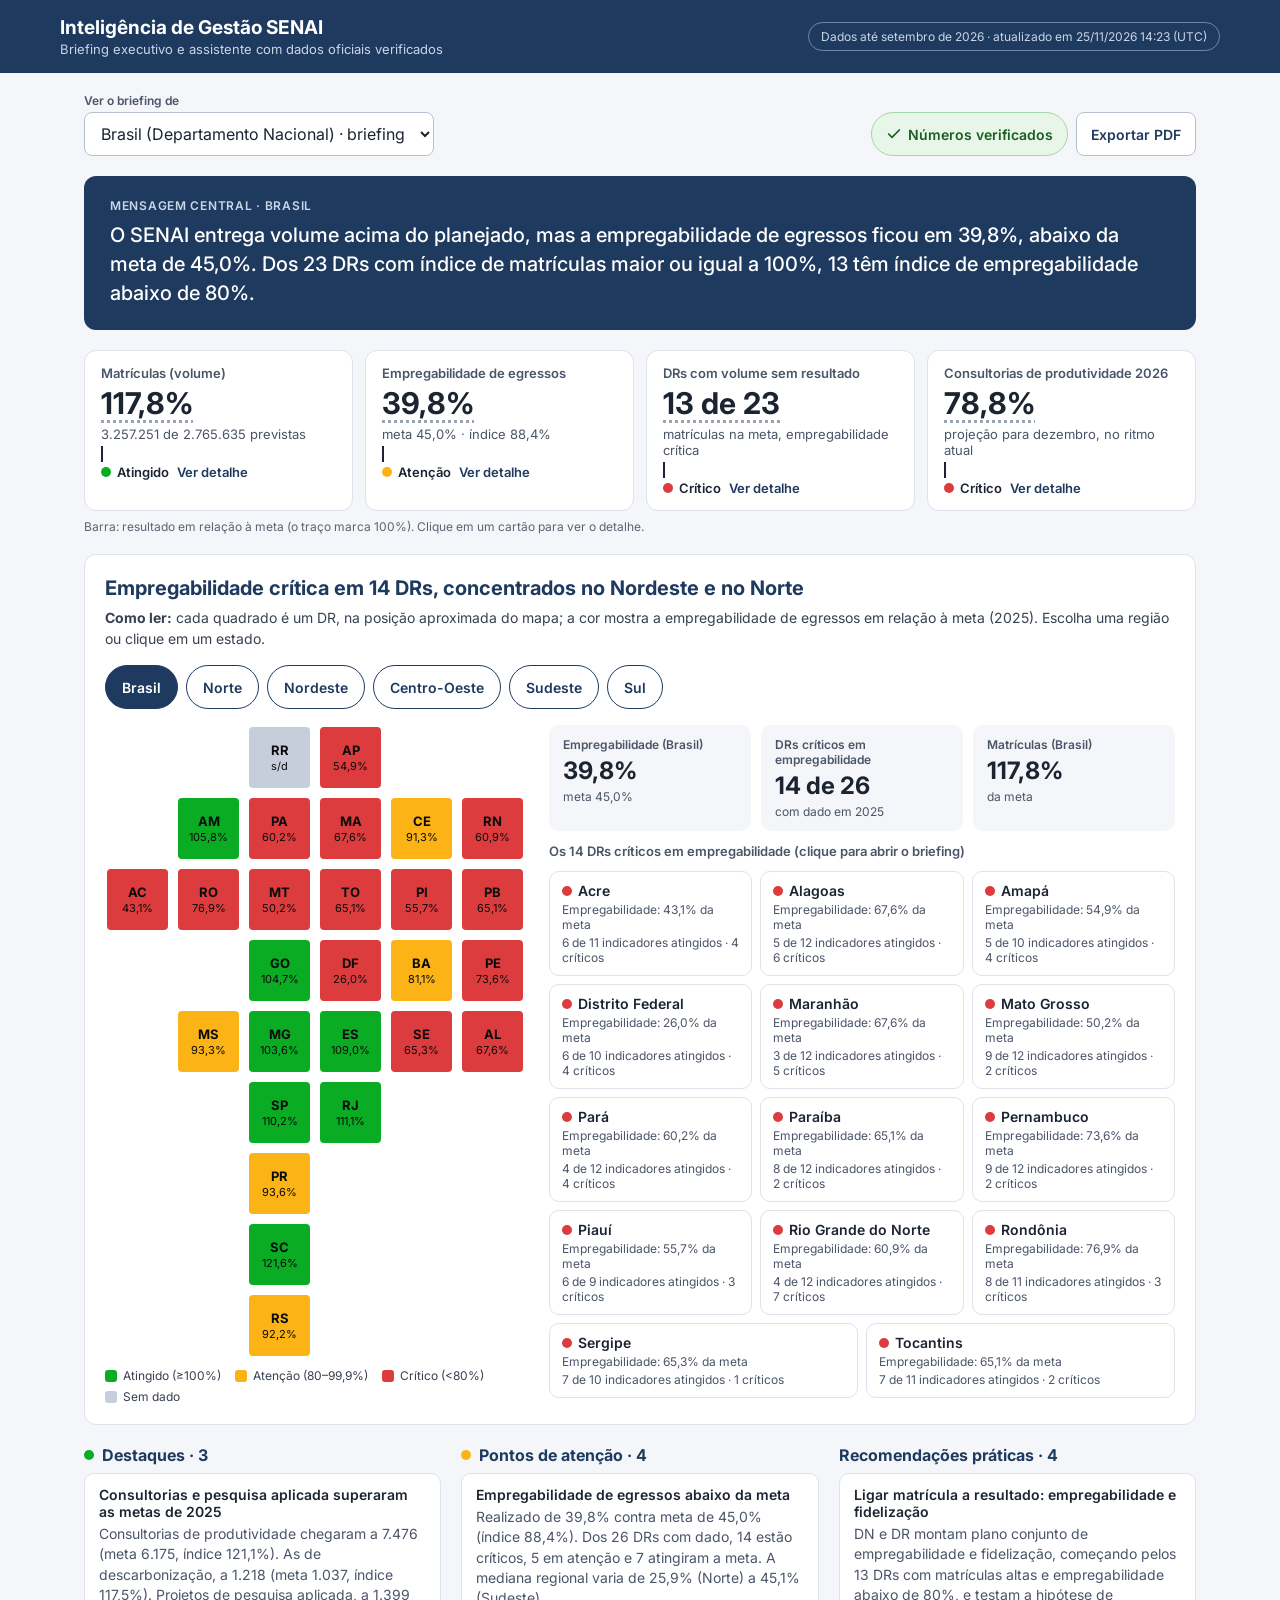
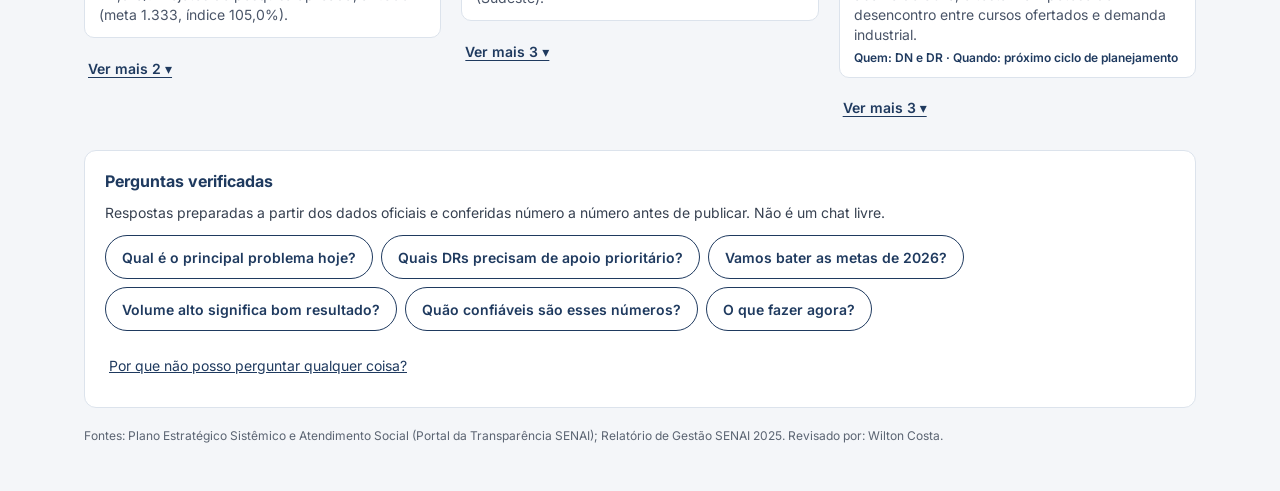
<file: site/index.html>
<!doctype html>
<html lang="pt-BR">
<head>
  <meta charset="utf-8">
  <meta name="viewport" content="width=device-width, initial-scale=1">
  <title>Briefing executivo SENAI</title>
  <link rel="preconnect" href="https://fonts.googleapis.com">
  <link rel="preconnect" href="https://fonts.gstatic.com" crossorigin>
  <link href="https://fonts.googleapis.com/css2?family=Inter:wght@400;500;600;700&display=swap" rel="stylesheet">
  <link rel="stylesheet" href="styles.css">
</head>
<body>
  <header class="topo">
    <div class="topo-int">
      <div>
        <h1 class="topo-titulo">Inteligência de Gestão SENAI</h1>
        <div class="topo-sub">Briefing executivo e assistente com dados oficiais verificados</div>
      </div>
      <div id="selo-dados" class="selo-dados" hidden></div>
    </div>
  </header>

  <main>
    <div class="barra">
      <div class="barra-esq">
        <button type="button" id="voltar" class="btn" hidden>← Brasil</button>
        <div class="campo">
          <label for="escopo">Ver o briefing de</label>
          <select id="escopo"></select>
        </div>
      </div>
      <div class="barra-dir">
        <button type="button" id="btn-selo" class="btn btn-selo" aria-expanded="false" aria-controls="confianca">
          <svg aria-hidden="true" width="16" height="16" viewBox="0 0 24 24" fill="none" stroke="#1B5E20" stroke-width="2.5" stroke-linecap="round" stroke-linejoin="round"><path d="M20 6L9 17l-5-5"></path></svg>Números verificados
        </button>
        <a id="exportar" class="btn" hidden>Exportar PDF</a>
      </div>
    </div>

    <section id="confianca" class="cartao confianca" aria-labelledby="confianca-titulo" hidden>
      <h2 id="confianca-titulo">Por que você pode confiar nestes números</h2>
      <div class="confianca-pontos">
        <div><strong>1. Dados oficiais.</strong> Coletados do Portal da Transparência (27 DRs e DN)<span id="confianca-coleta"></span>.</div>
        <div><strong>2. Conferência dupla.</strong> Números nacionais confirmados no Relatório de Gestão 2025 (12 de 12).</div>
        <div><strong>3. A IA só redige.</strong> Usa apenas fatos conferidos; não calcula nem pesquisa fora.</div>
        <div><strong>4. Verificação e revisão.</strong> Todo número é checado na fonte e um analista revisa.</div>
      </div>
      <p id="confianca-verificacao" class="confianca-verificacao" hidden></p>
    </section>

    <section id="estado" class="cartao estado" role="status" aria-live="polite"></section>

    <div id="conteudo" hidden>
      <div id="briefing-topo"></div>

      <section class="kpis-sec" aria-label="Indicadores-chave">
        <div id="kpis" class="kpis"></div>
        <div id="detalhe" class="detalhe" hidden tabindex="-1"></div>
        <div class="legenda-kpi">Barra: resultado em relação à meta (o traço marca 100%). Clique em um cartão para ver o detalhe.</div>
      </section>

      <section id="visao-br" class="cartao visao-br" hidden></section>
      <section id="visao-dr" class="cartao visao-dr" hidden></section>

      <div id="briefing-blocos" class="briefing"></div>

      <section id="perguntas" class="cartao perguntas" aria-labelledby="perguntas-titulo">
        <h2 id="perguntas-titulo">Perguntas verificadas</h2>
        <p class="perguntas-sub">Respostas preparadas a partir dos dados oficiais e conferidas número a número antes de publicar. Não é um chat livre.</p>
        <div id="perguntas-corpo"></div>
        <button type="button" id="btn-porque" class="btn-link perguntas-porque" aria-expanded="false" aria-controls="perguntas-explica">Por que não posso perguntar qualquer coisa?</button>
        <div id="perguntas-explica" class="perguntas-explica" hidden>
          <p>Um assistente livre pode inventar números. Aqui:</p>
          <ol>
            <li>a IA recebe somente os indicadores oficiais calculados pelo sistema;</li>
            <li>cada frase cita o fato de origem;</li>
            <li>um verificador confere todo número contra a fonte e descarta a resposta se não bater;</li>
            <li>uma pessoa revisa antes de publicar.</li>
          </ol>
          <p>Por isso o conjunto de perguntas é fechado e auditável.</p>
        </div>
      </section>
    </div>

    <footer id="rodape" class="rodape">Fontes: Plano Estratégico Sistêmico e Atendimento Social (Portal da Transparência SENAI); Relatório de Gestão SENAI 2025.</footer>
  </main>

  <script src="app.js"></script>
</body>
</html>
</file>
<file: site/styles.css>
/* Briefing executivo SENAI — reproduz docs/prototipo/prototipo_aprovado.dc.html */
:root {
  --marinho: #1F3A5F;
  --marinho-escuro: #142840;
  --texto: #1B2430;
  --texto-2: #374151;
  --texto-3: #4A5568;
  --texto-mudo: #5B6472; /* #6B7280 do protótipo escurecido para AA sobre #F4F6F9 */
  --fundo: #F4F6F9;
  --borda: #DCE3EC;
  --borda-forte: #B8C2CF;
  --trilho: #E7EBF0;
  --linha: #EEF1F5;
  --atingido: #0aac23;
  --atencao: #fbb315;
  --critico: #dc3c3d;
  --sem-dado: #C5CEDA;
  --neutro: #9AA5B4;
  --verde-fundo: #E8F5E9;
  --verde-borda: #A5D6A7;
  --verde-texto: #1B5E20;
}

* { box-sizing: border-box; }
body { margin: 0; background: var(--fundo); font-family: Inter, system-ui, sans-serif; color: var(--texto); }
a { color: var(--marinho); }
a:hover { color: var(--marinho-escuro); }
button, select, input { font-family: inherit; }
[hidden] { display: none !important; }
.sr-only { position: absolute; width: 1px; height: 1px; overflow: hidden; clip: rect(0 0 0 0); white-space: nowrap; }

:focus-visible { outline: 3px solid var(--marinho); outline-offset: 2px; }
header :focus-visible, .msg-central :focus-visible { outline-color: #FFFFFF; }

/* Cabeçalho */
.topo { background: var(--marinho); color: #FFFFFF; padding: 16px 24px; }
.topo-int { max-width: 1160px; margin: 0 auto; display: flex; flex-wrap: wrap; gap: 12px; align-items: center; justify-content: space-between; }
.topo-titulo { font-size: 19px; font-weight: 700; margin: 0; }
.topo-sub { font-size: 13px; color: #C9D6E6; margin-top: 2px; }
.selo-dados { font-size: 12px; color: #C9D6E6; border: 1px solid #6F88A8; border-radius: 999px; padding: 6px 12px; }

main { max-width: 1160px; margin: 0 auto; padding: 20px 24px 48px; display: flex; flex-direction: column; gap: 20px; }

/* Barra de ferramentas */
.barra { display: flex; flex-wrap: wrap; gap: 12px; align-items: flex-end; justify-content: space-between; }
.barra-esq { display: flex; flex-wrap: wrap; gap: 10px; align-items: flex-end; }
.barra-dir { display: flex; gap: 8px; flex-wrap: wrap; }
.campo { display: flex; flex-direction: column; gap: 4px; }
.campo label { font-size: 12px; font-weight: 600; color: var(--texto-3); }
.campo select { font-size: 16px; padding: 10px 12px; border: 1px solid var(--borda-forte); border-radius: 8px; background: #FFFFFF; color: var(--texto); min-width: 260px; min-height: 44px; }
.btn { font-size: 14px; font-weight: 600; background: #FFFFFF; color: var(--marinho); border: 1px solid var(--borda-forte); border-radius: 8px; padding: 10px 14px; min-height: 44px; cursor: pointer; text-decoration: none; display: inline-flex; align-items: center; }
.btn:hover { background: #F7F9FC; color: var(--marinho-escuro); }
.btn-selo { background: var(--verde-fundo); color: var(--verde-texto); border-color: var(--verde-borda); border-radius: 999px; gap: 6px; }
.btn-selo:hover { background: #DDF0DF; color: var(--verde-texto); }
.btn-primario { background: var(--marinho); color: #FFFFFF; border-color: var(--marinho); }
.btn-primario:hover { background: var(--marinho-escuro); color: #FFFFFF; }

/* Painéis genéricos */
.cartao { background: #FFFFFF; border: 1px solid var(--borda); border-radius: 12px; padding: 20px; }
.confianca { border-color: var(--verde-borda); padding: 18px 22px; display: flex; flex-direction: column; gap: 12px; }
.confianca h2 { margin: 0; font-size: 16px; font-weight: 700; color: var(--verde-texto); }
.confianca-pontos { display: flex; flex-wrap: wrap; gap: 14px; font-size: 14px; line-height: 1.45; color: var(--texto-2); }
.confianca-pontos > div { flex: 1 1 220px; }
.confianca-verificacao { margin: 0; font-size: 13px; line-height: 1.45; color: var(--texto-2); border-top: 1px solid var(--verde-borda); padding-top: 10px; }

.estado { font-size: 16px; color: var(--texto-2); padding: 28px; display: flex; flex-direction: column; gap: 14px; align-items: flex-start; }
.estado-erro { border-color: #E3B4B4; }
.aviso { font-size: 16px; color: var(--texto-2); padding: 22px 26px; }

#conteudo { display: flex; flex-direction: column; gap: 20px; }

/* Mensagem central */
.msg-central { background: var(--marinho); color: #FFFFFF; border-radius: 12px; padding: 22px 26px; display: flex; flex-direction: column; gap: 8px; }
.msg-central-rot { font-size: 12px; font-weight: 600; letter-spacing: 0.06em; text-transform: uppercase; color: #C9D6E6; }
.msg-central p { margin: 0; font-size: 20px; line-height: 1.45; font-weight: 500; }

/* KPIs */
.kpis-sec { display: flex; flex-direction: column; gap: 8px; }
.kpis { display: flex; flex-wrap: wrap; gap: 12px; }
.kpi { flex: 1 1 230px; text-align: left; cursor: pointer; background: #FFFFFF; color: var(--texto); border-radius: 12px; padding: 14px 16px; border: 1px solid var(--borda); display: flex; flex-direction: column; gap: 6px; }
.kpi[aria-expanded="true"] { border: 2px solid var(--marinho); padding: 13px 15px; }
.kpi:hover { border-color: var(--marinho); }
.kpi-rot { font-size: 13px; font-weight: 600; color: var(--texto-3); }
.kpi-valor { font-size: 30px; font-weight: 700; line-height: 1.1; text-decoration: underline dotted #9AA5B4; text-underline-offset: 6px; }
.kpi-comp { font-size: 13px; color: var(--texto-3); }
.barra-kpi { position: relative; display: block; height: 8px; background: var(--trilho); border-radius: 4px; margin-top: 2px; }
.barra-kpi-ench { position: absolute; left: 0; top: 0; bottom: 0; border-radius: 4px; }
.barra-kpi-meta { position: absolute; top: -4px; bottom: -4px; width: 2px; background: var(--texto); left: 66.667%; }
.kpi-rodape { display: flex; justify-content: space-between; gap: 8px; font-size: 13px; font-weight: 600; }
.kpi-acao { color: var(--marinho); }
.status { display: inline-flex; align-items: center; gap: 6px; }
.ponto { flex: none; width: 10px; height: 10px; border-radius: 999px; display: inline-block; }
.legenda-kpi { font-size: 12px; color: var(--texto-mudo); }

.detalhe { background: #FFFFFF; border: 1px solid var(--marinho); border-radius: 12px; padding: 16px 20px; display: flex; flex-direction: column; gap: 8px; }
.detalhe-cab { display: flex; justify-content: space-between; align-items: center; gap: 12px; }
.detalhe-cab h3 { margin: 0; font-size: 16px; font-weight: 700; color: var(--marinho); }
.btn-link { font-size: 14px; background: none; border: none; color: var(--marinho); cursor: pointer; min-height: 44px; padding: 0 8px; text-decoration: underline; }
.detalhe ul { list-style: none; margin: 0; padding: 0; }
.detalhe li { display: flex; flex-wrap: wrap; align-items: center; justify-content: space-between; gap: 8px; padding: 7px 0; border-bottom: 1px solid var(--linha); font-size: 14px; }
.detalhe li > span:first-child { display: flex; align-items: center; gap: 8px; }
.detalhe-valor { font-weight: 600; }
.detalhe-nota { font-size: 12px; color: var(--texto-mudo); }
[title].tem-dica { text-decoration: underline dotted #9AA5B4; text-underline-offset: 3px; cursor: help; }

/* Briefing */
.briefing { display: grid; grid-template-columns: repeat(3, minmax(0, 1fr)); gap: 20px; align-items: start; }
.coluna { min-width: 0; display: flex; flex-direction: column; gap: 8px; }
.coluna-resto { display: flex; flex-direction: column; gap: 8px; }
h2.sec { margin: 0; font-size: 16px; color: var(--marinho); display: flex; align-items: center; gap: 8px; }
.item { background: #FFFFFF; border-radius: 10px; padding: 12px 14px; border: 1px solid var(--borda); display: flex; flex-direction: column; gap: 4px; }
.item-t { font-size: 14px; font-weight: 600; }
.item-x { font-size: 14px; line-height: 1.45; color: var(--texto-3); }
.item-quem { font-size: 12px; color: var(--marinho); font-weight: 600; }
.btn-ver-mais { align-self: flex-start; font-size: 14px; font-weight: 600; background: none; border: none; color: var(--marinho); cursor: pointer; min-height: 44px; padding: 0 4px; text-decoration: underline; text-underline-offset: 3px; }
.btn-ver-mais:hover { color: var(--marinho-escuro); }

/* Perguntas verificadas */
.perguntas { display: flex; flex-direction: column; gap: 12px; }
.perguntas h2 { margin: 0; font-size: 16px; color: var(--marinho); }
.perguntas-sub { margin: 0; font-size: 14px; line-height: 1.45; color: var(--texto-2); }
.perguntas-vazio { margin: 0; font-size: 14px; color: var(--texto-3); }
.perguntas-lista { display: flex; flex-wrap: wrap; gap: 8px; }
.btn-pergunta { font-size: 14px; font-weight: 600; text-align: left; background: #FFFFFF; color: var(--marinho); border: 1px solid var(--marinho); border-radius: 999px; padding: 8px 16px; min-height: 44px; cursor: pointer; }
.btn-pergunta:hover { background: #F7F9FC; }
.btn-pergunta[aria-expanded="true"] { background: var(--marinho); color: #FFFFFF; }
.perg-resposta { border: 1px solid var(--borda); border-radius: 10px; padding: 14px 16px; display: flex; flex-direction: column; gap: 8px; background: var(--fundo); }
.perg-resposta h3 { margin: 0; font-size: 15px; color: var(--marinho); }
.perg-texto { margin: 0; font-size: 15px; line-height: 1.5; color: var(--texto); }
.perg-rodape { display: flex; flex-wrap: wrap; align-items: center; gap: 8px 14px; }
.selo-verificada { font-size: 12px; font-weight: 600; color: var(--verde-texto); background: var(--verde-fundo); border: 1px solid var(--verde-borda); border-radius: 999px; padding: 4px 10px; }
.perg-base { list-style: none; margin: 0; padding: 0; }
.perg-base li { display: flex; flex-direction: column; gap: 2px; padding: 8px 0; border-top: 1px solid var(--borda); }
.perg-fato { font-size: 14px; line-height: 1.45; color: var(--texto-2); }
.perg-fonte { font-size: 12px; color: var(--texto-mudo); }
.perguntas-porque { align-self: flex-start; padding: 0 4px; }
.perguntas-explica { font-size: 14px; line-height: 1.5; color: var(--texto-2); }
.perguntas-explica p { margin: 0 0 6px; }
.perguntas-explica ol { margin: 0 0 6px; padding-left: 20px; }

/* Visão Brasil */
.visao-br { display: flex; flex-direction: column; gap: 16px; }
.visao-cab { display: flex; flex-direction: column; gap: 6px; }
.visao-cab h2, .visao-dr h2 { margin: 0; font-size: 20px; line-height: 1.3; color: var(--marinho); }
.como-ler { margin: 0; font-size: 14px; line-height: 1.5; color: var(--texto-2); }
.regioes { display: flex; flex-wrap: wrap; gap: 8px; }
.btn-regiao { font-size: 14px; font-weight: 600; background: #FFFFFF; color: var(--marinho); border: 1px solid var(--marinho); border-radius: 999px; padding: 8px 16px; min-height: 44px; cursor: pointer; }
.btn-regiao[aria-pressed="true"] { background: var(--marinho); color: #FFFFFF; }
.br-corpo { display: flex; flex-wrap: wrap; gap: 24px; align-items: flex-start; }
.mapa-col { flex: 1 1 340px; max-width: 420px; display: flex; flex-direction: column; gap: 10px; }
.mapa { display: grid; grid-template-columns: repeat(6, minmax(0, 1fr)); gap: 6px; }
.uf { aspect-ratio: 1; min-height: 44px; border: 2px solid #FFFFFF; border-radius: 6px; color: #0b0b0b; cursor: pointer; display: flex; flex-direction: column; align-items: center; justify-content: center; gap: 1px; padding: 2px; }
.uf.fora { opacity: 0.25; }
.uf:hover { border-color: var(--marinho); }
.uf-sigla { font-size: 13px; font-weight: 700; }
.uf-valor { font-size: 11px; }
.legenda-mapa { display: flex; flex-wrap: wrap; gap: 6px 14px; font-size: 12px; color: var(--texto-2); }
.legenda-mapa span { display: flex; align-items: center; gap: 6px; }
.quad { width: 12px; height: 12px; border-radius: 3px; display: inline-block; }
.reg-col { flex: 1 1 420px; min-width: 0; display: flex; flex-direction: column; gap: 12px; }
.numeros { display: flex; flex-wrap: wrap; gap: 10px; }
.numero { flex: 1 1 150px; background: var(--fundo); border-radius: 10px; padding: 12px 14px; display: flex; flex-direction: column; gap: 4px; }
.numero-rot { font-size: 12px; font-weight: 600; color: var(--texto-3); }
.numero-val { font-size: 24px; font-weight: 700; }
.numero-nota { font-size: 12px; color: var(--texto-3); }
.lista-titulo { font-size: 13px; font-weight: 600; color: var(--texto-3); margin: 0; }
.drs { display: flex; flex-wrap: wrap; gap: 8px; }
.dr { flex: 1 1 170px; text-align: left; background: #FFFFFF; color: var(--texto); border: 1px solid var(--borda); border-radius: 10px; padding: 10px 12px; min-height: 44px; cursor: pointer; display: flex; flex-direction: column; gap: 3px; }
.dr:hover { border-color: var(--marinho); }
.dr-nome { display: flex; align-items: center; gap: 6px; font-size: 14px; font-weight: 600; }
.dr-info { font-size: 12px; color: var(--texto-3); }

/* Visão DR */
.visao-dr { display: flex; flex-wrap: wrap; gap: 24px; align-items: center; }
.visao-dr img { flex: 1 1 400px; max-width: 520px; width: 100%; height: auto; }
.visao-dr-texto { flex: 1 1 280px; display: flex; flex-direction: column; gap: 10px; }

footer.rodape { font-size: 12px; color: var(--texto-mudo); }

/* Uma coluna abaixo de 760px */
@media (max-width: 759px) {
  .topo, main { padding-left: 16px; padding-right: 16px; }
  .barra, .barra-esq, .barra-dir { flex-direction: column; align-items: stretch; }
  .campo select { min-width: 0; width: 100%; }
  .btn { justify-content: center; }
  .kpis, .br-corpo, .numeros, .drs, .visao-dr, .confianca-pontos { flex-direction: column; }
  .briefing { grid-template-columns: minmax(0, 1fr); }
  .perguntas-lista { flex-direction: column; }
  .kpi, .mapa-col, .reg-col, .numero, .dr, .visao-dr img, .visao-dr-texto, .confianca-pontos > div { flex: 0 0 auto; width: 100%; max-width: none; }
  .msg-central p { font-size: 18px; }
}

/* Edição piloto: escopos sem briefing */
.faixa-piloto { border-left: 4px solid var(--marinho); }
.faixa-piloto p { margin: 0; }
.faixa-piloto-links { margin-top: 10px !important; display: flex; gap: 16px; flex-wrap: wrap; }
.faixa-piloto-link { color: var(--marinho); font-weight: 600; font-size: 15px; }
</file>
